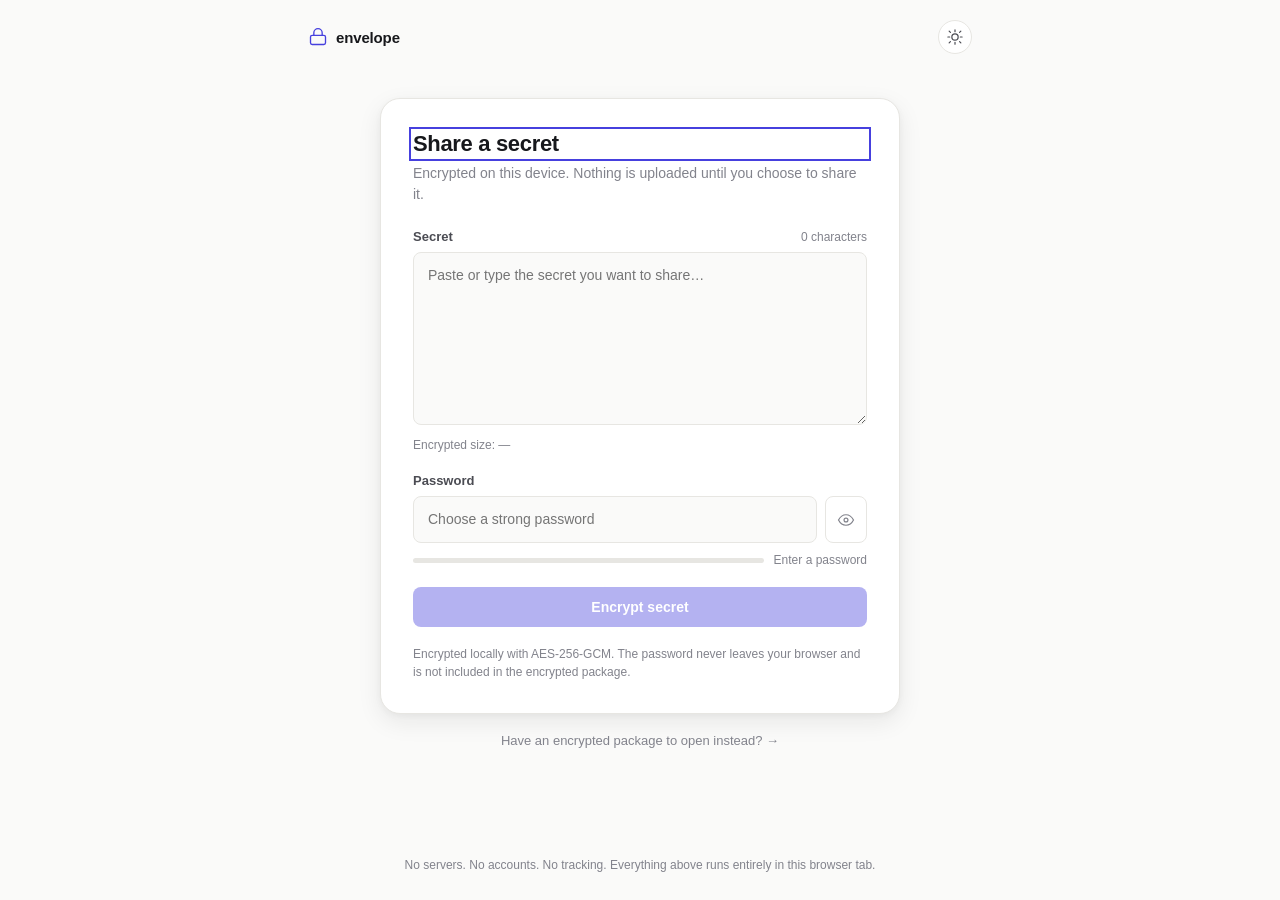
<file: parsel/index.html>
<!DOCTYPE html>
<html lang="en">
<head>
<meta charset="UTF-8">
<meta name="viewport" content="width=device-width, initial-scale=1.0">
<title>Envelope — Share a secret, privately</title>
<meta name="description" content="Encrypt a secret in your browser and share it. Nothing is uploaded, stored, or transmitted.">
<link rel="icon" href="data:,">
<link rel="stylesheet" href="parsel.css">
</head>
<body data-state="create" data-theme="auto">

  <div class="noise-guard" aria-hidden="true"></div>

  <header class="top-bar">
    <div class="wordmark">
      <span class="seal-icon" aria-hidden="true">
        <svg viewBox="0 0 24 24" width="20" height="20" fill="none" xmlns="http://www.w3.org/2000/svg">
          <rect x="3" y="10" width="18" height="11" rx="2" stroke="currentColor" stroke-width="1.6"/>
          <path d="M7 10V7a5 5 0 0 1 10 0v3" stroke="currentColor" stroke-width="1.6" stroke-linecap="round"/>
        </svg>
      </span>
      <span class="wordmark-text">envelope</span>
    </div>
    <button type="button" class="theme-toggle" id="themeToggle" aria-label="Toggle color theme">
      <svg class="icon-sun" viewBox="0 0 24 24" width="18" height="18" fill="none" xmlns="http://www.w3.org/2000/svg" aria-hidden="true">
        <circle cx="12" cy="12" r="4.2" stroke="currentColor" stroke-width="1.6"/>
        <path d="M12 2.5v2.4M12 19.1v2.4M4.2 4.2l1.7 1.7M18.1 18.1l1.7 1.7M2.5 12h2.4M19.1 12h2.4M4.2 19.8l1.7-1.7M18.1 5.9l1.7-1.7" stroke="currentColor" stroke-width="1.6" stroke-linecap="round"/>
      </svg>
      <svg class="icon-moon" viewBox="0 0 24 24" width="18" height="18" fill="none" xmlns="http://www.w3.org/2000/svg" aria-hidden="true">
        <path d="M20 14.5A8.5 8.5 0 1 1 9.5 4a7 7 0 0 0 10.5 10.5Z" stroke="currentColor" stroke-width="1.6" stroke-linejoin="round"/>
      </svg>
    </button>
  </header>

  <main class="stage" id="stage">

    <!-- ============ CREATE STATE ============ -->
    <section class="panel" data-panel="create" aria-labelledby="createHeading">
      <div class="card">
        <h1 id="createHeading" class="card-title">Share a secret</h1>
        <p class="card-subtitle">Encrypted on this device. Nothing is uploaded until you choose to share it.</p>

        <div class="field">
          <div class="field-head">
            <label for="secretInput">Secret</label>
            <span class="counter" id="charCounter">0 characters</span>
          </div>
          <textarea id="secretInput" placeholder="Paste or type the secret you want to share…" rows="7" spellcheck="false" autocomplete="off"></textarea>
          <div class="field-foot">
            <span id="sizeEstimate" class="hint">Encrypted size: —</span>
          </div>
        </div>

        <div class="field">
          <label for="passwordInput">Password</label>
          <div class="password-row">
            <input id="passwordInput" type="password" placeholder="Choose a strong password" autocomplete="new-password" aria-describedby="pwStrengthLabel">
            <button type="button" class="icon-btn" id="togglePassword" aria-label="Show password" aria-pressed="false">
              <svg class="icon-eye" viewBox="0 0 24 24" width="18" height="18" fill="none" xmlns="http://www.w3.org/2000/svg" aria-hidden="true">
                <path d="M2 12s3.6-7 10-7 10 7 10 7-3.6 7-10 7-10-7-10-7Z" stroke="currentColor" stroke-width="1.6"/>
                <circle cx="12" cy="12" r="2.6" stroke="currentColor" stroke-width="1.6"/>
              </svg>
              <svg class="icon-eye-off" viewBox="0 0 24 24" width="18" height="18" fill="none" xmlns="http://www.w3.org/2000/svg" aria-hidden="true">
                <path d="M3 3l18 18M10.6 10.7a2.6 2.6 0 0 0 3.7 3.6M6.2 6.4C3.7 8 2 12 2 12s3.6 7 10 7c1.7 0 3.2-.4 4.5-1.1M9.9 4.2A10.6 10.6 0 0 1 12 4c6.4 0 10 8 10 8a15 15 0 0 1-3 3.9" stroke="currentColor" stroke-width="1.6" stroke-linecap="round"/>
              </svg>
            </button>
          </div>
          <div class="strength-row" aria-hidden="false">
            <div class="strength-track">
              <div class="strength-fill" id="strengthFill"></div>
            </div>
            <span class="strength-label" id="pwStrengthLabel">Enter a password</span>
          </div>
        </div>

        <button type="button" class="btn btn-primary btn-block" id="encryptBtn" disabled>
          <span class="btn-label">Encrypt secret</span>
        </button>

        <p class="fine-print">
          Encrypted locally with AES-256-GCM. The password never leaves your browser and is not included in the encrypted package.
        </p>
      </div>

      <button type="button" class="link-affordance" id="goToLoad">Have an encrypted package to open instead? →</button>
    </section>

    <!-- ============ ENCRYPTING (transient overlay state, shown within create) ============ -->
    <div class="seal-overlay" id="sealOverlay" aria-hidden="true">
      <div class="seal-anim" aria-hidden="true">
        <svg viewBox="0 0 120 120" width="88" height="88">
          <circle cx="60" cy="60" r="40" class="seal-ring" fill="none" stroke-width="3"/>
          <path d="M40 58l14 14 26-30" class="seal-check" fill="none" stroke-width="5" stroke-linecap="round" stroke-linejoin="round"/>
        </svg>
      </div>
      <p class="seal-text">Encrypting…</p>
    </div>

    <!-- ============ SHARE STATE ============ -->
    <section class="panel" data-panel="share" aria-labelledby="shareHeading">
      <div class="card">
        <div class="status-row">
          <span class="status-dot" aria-hidden="true"></span>
          <h1 id="shareHeading" class="card-title">Ready to share</h1>
        </div>
        <p class="card-subtitle">Send the link and the password through <strong>different channels</strong> — for example, the link by email and the password by phone.</p>

        <div class="field">
          <label for="shareUrl">Share URL</label>
          <div class="copy-row">
            <input id="shareUrl" type="text" readonly>
            <button type="button" class="btn btn-secondary" id="copyUrlBtn">Copy</button>
          </div>
        </div>

        <div class="qr-wrap" id="qrWrap" hidden>
          <div class="qr-box" id="qrBox" role="img" aria-label="QR code of the share URL"></div>
          <span class="hint">Scan to open on another device</span>
        </div>
        <p class="hint qr-disabled-hint" id="qrDisabledHint" hidden>QR code skipped — the package is too large to encode as a scannable QR.</p>

        <div class="field">
          <div class="field-head">
            <label for="packageOutput">Encrypted package</label>
          </div>
          <textarea id="packageOutput" readonly rows="4" class="mono-area"></textarea>
        </div>

        <div class="btn-row">
          <button type="button" class="btn btn-secondary" id="copyPackageBtn">Copy package</button>
          <button type="button" class="btn btn-secondary" id="downloadPackageBtn">Download .secret file</button>
        </div>

        <button type="button" class="btn btn-ghost btn-block" id="createAnotherBtn">Create another secret</button>
      </div>
    </section>

    <!-- ============ LOAD STATE ============ -->
    <section class="panel" data-panel="load" aria-labelledby="loadHeading">
      <div class="card">
        <h1 id="loadHeading" class="card-title">Open a secret</h1>
        <p class="card-subtitle">Paste an encrypted package, drop a file, or open a link that already contains one.</p>

        <div class="dropzone" id="dropzone" tabindex="0" role="button" aria-label="Drop an encrypted file here, or press to choose a file">
          <svg viewBox="0 0 24 24" width="26" height="26" fill="none" xmlns="http://www.w3.org/2000/svg" aria-hidden="true">
            <path d="M12 15V4M12 4l-4 4M12 4l4 4" stroke="currentColor" stroke-width="1.6" stroke-linecap="round" stroke-linejoin="round"/>
            <path d="M4 15v3a2 2 0 0 0 2 2h12a2 2 0 0 0 2-2v-3" stroke="currentColor" stroke-width="1.6" stroke-linecap="round"/>
          </svg>
          <span>Drop a <code>.secret</code> or <code>.bin</code> file, or click to choose</span>
          <input type="file" id="fileInput" hidden accept=".secret,.bin,.txt">
        </div>

        <div class="divider"><span>or</span></div>

        <div class="field">
          <label for="pasteInput">Paste encrypted package</label>
          <textarea id="pasteInput" rows="4" class="mono-area" placeholder="v1...."></textarea>
        </div>

        <button type="button" class="btn btn-primary btn-block" id="continueLoadBtn" disabled>Continue</button>
      </div>
    </section>

    <!-- ============ PASSWORD PROMPT STATE ============ -->
    <section class="panel" data-panel="password" aria-labelledby="passwordHeading">
      <div class="card">
        <h1 id="passwordHeading" class="card-title">Enter password</h1>
        <p class="card-subtitle">This package is encrypted. Enter the password to reveal its contents.</p>

        <div class="field">
          <label for="decryptPasswordInput">Password</label>
          <div class="password-row">
            <input id="decryptPasswordInput" type="password" placeholder="Password" autocomplete="off">
            <button type="button" class="icon-btn" id="toggleDecryptPassword" aria-label="Show password" aria-pressed="false">
              <svg class="icon-eye" viewBox="0 0 24 24" width="18" height="18" fill="none" xmlns="http://www.w3.org/2000/svg" aria-hidden="true">
                <path d="M2 12s3.6-7 10-7 10 7 10 7-3.6 7-10 7-10-7-10-7Z" stroke="currentColor" stroke-width="1.6"/>
                <circle cx="12" cy="12" r="2.6" stroke="currentColor" stroke-width="1.6"/>
              </svg>
              <svg class="icon-eye-off" viewBox="0 0 24 24" width="18" height="18" fill="none" xmlns="http://www.w3.org/2000/svg" aria-hidden="true">
                <path d="M3 3l18 18M10.6 10.7a2.6 2.6 0 0 0 3.7 3.6M6.2 6.4C3.7 8 2 12 2 12s3.6 7 10 7c1.7 0 3.2-.4 4.5-1.1M9.9 4.2A10.6 10.6 0 0 1 12 4c6.4 0 10 8 10 8a15 15 0 0 1-3 3.9" stroke="currentColor" stroke-width="1.6" stroke-linecap="round"/>
              </svg>
            </button>
          </div>
        </div>

        <button type="button" class="btn btn-primary btn-block" id="decryptBtn">Decrypt</button>
        <button type="button" class="link-affordance" id="backFromPassword">← Start over</button>
      </div>
    </section>

    <!-- ============ REVEAL STATE ============ -->
    <section class="panel" data-panel="reveal" aria-labelledby="revealHeading">
      <div class="card">
        <div class="status-row">
          <span class="status-dot success" aria-hidden="true"></span>
          <h1 id="revealHeading" class="card-title">Decrypted</h1>
        </div>
        <p class="card-subtitle">This secret exists only in your browser's memory right now.</p>

        <pre class="reveal-box" id="revealOutput" tabindex="0"></pre>

        <div class="btn-row">
          <button type="button" class="btn btn-secondary" id="copySecretBtn">Copy</button>
          <button type="button" class="btn btn-secondary" id="downloadSecretBtn">Download</button>
          <button type="button" class="btn btn-secondary" id="hideSecretBtn">Hide</button>
        </div>
        <button type="button" class="btn btn-ghost btn-block" id="clearSecretBtn">Clear from memory</button>
      </div>
    </section>

    <!-- ============ ERROR STATE ============ -->
    <section class="panel" data-panel="error" aria-labelledby="errorHeading">
      <div class="card">
        <div class="status-row">
          <span class="status-dot danger" aria-hidden="true"></span>
          <h1 id="errorHeading" class="card-title">Something went wrong</h1>
        </div>
        <p class="card-subtitle" id="errorMessage">Unknown error.</p>
        <button type="button" class="btn btn-primary btn-block" id="errorBackBtn">Start over</button>
      </div>
    </section>

  </main>

  <footer class="foot-note">
    <p>No servers. No accounts. No tracking. Everything above runs entirely in this browser tab.</p>
  </footer>

  <div class="sr-only" aria-live="polite" id="liveRegion"></div>

  <script src="parsel.js"></script>
</body>
</html>
</file>
<file: parsel/parsel.css>
/* ==========================================================================
   Envelope — Stylesheet
   Design language: quiet, precise, "sealed" — inspired by the restraint of
   Linear/Raycast/Vercel-style tools. One signature motif: a wax-seal style
   ring-and-checkmark animation plays at the moment a secret is sealed.
   ========================================================================== */

/* ---------- Design tokens ---------- */
:root {
  --bg: #FAFAF9;
  --surface: #FFFFFF;
  --surface-raised: #FFFFFF;
  --border: #E7E6E2;
  --border-strong: #D8D6D1;
  --ink: #17181C;
  --ink-soft: #4B4C53;
  --muted: #82838C;
  --accent: #4640DE;
  --accent-ink: #FFFFFF;
  --accent-soft: #EDECFC;
  --success: #1B9A6C;
  --success-soft: #E4F5EE;
  --danger: #C6403A;
  --danger-soft: #FAEAE8;
  --shadow-sm: 0 1px 2px rgba(23, 24, 28, 0.04), 0 1px 1px rgba(23,24,28,0.03);
  --shadow-md: 0 8px 24px rgba(23, 24, 28, 0.08), 0 2px 6px rgba(23,24,28,0.04);
  --radius-sm: 8px;
  --radius-md: 14px;
  --radius-lg: 20px;
  --font-display: -apple-system, BlinkMacSystemFont, "Segoe UI", Inter, Roboto, "Helvetica Neue", Arial, sans-serif;
  --font-body: -apple-system, BlinkMacSystemFont, "Segoe UI", Inter, Roboto, "Helvetica Neue", Arial, sans-serif;
  --font-mono: ui-monospace, SFMono-Regular, "SF Mono", Menlo, Consolas, "Liberation Mono", monospace;
  --ease: cubic-bezier(0.2, 0.7, 0.2, 1);
}

@media (prefers-color-scheme: dark) {
  :root {
    --bg: #0B0B0D;
    --surface: #17181C;
    --surface-raised: #1D1E23;
    --border: #2A2B31;
    --border-strong: #35363D;
    --ink: #F3F3F4;
    --ink-soft: #C7C8CE;
    --muted: #8B8C95;
    --accent: #8B87FF;
    --accent-ink: #0B0B0D;
    --accent-soft: #211F3B;
    --success: #4CC393;
    --success-soft: #123527;
    --danger: #E5675F;
    --danger-soft: #3A1917;
    --shadow-sm: 0 1px 2px rgba(0,0,0,0.3);
    --shadow-md: 0 12px 32px rgba(0,0,0,0.45), 0 2px 8px rgba(0,0,0,0.3);
  }
}

body[data-theme="light"] {
  --bg: #FAFAF9; --surface: #FFFFFF; --surface-raised: #FFFFFF; --border: #E7E6E2;
  --border-strong: #D8D6D1; --ink: #17181C; --ink-soft: #4B4C53; --muted: #82838C;
  --accent: #4640DE; --accent-ink: #FFFFFF; --accent-soft: #EDECFC;
  --success: #1B9A6C; --success-soft: #E4F5EE; --danger: #C6403A; --danger-soft: #FAEAE8;
  --shadow-sm: 0 1px 2px rgba(23,24,28,0.04); --shadow-md: 0 8px 24px rgba(23,24,28,0.08), 0 2px 6px rgba(23,24,28,0.04);
}
body[data-theme="dark"] {
  --bg: #0B0B0D; --surface: #17181C; --surface-raised: #1D1E23; --border: #2A2B31;
  --border-strong: #35363D; --ink: #F3F3F4; --ink-soft: #C7C8CE; --muted: #8B8C95;
  --accent: #8B87FF; --accent-ink: #0B0B0D; --accent-soft: #211F3B;
  --success: #4CC393; --success-soft: #123527; --danger: #E5675F; --danger-soft: #3A1917;
  --shadow-sm: 0 1px 2px rgba(0,0,0,0.3); --shadow-md: 0 12px 32px rgba(0,0,0,0.45), 0 2px 8px rgba(0,0,0,0.3);
}

/* ---------- Reset ---------- */
* { box-sizing: border-box; }
html, body { height: 100%; }
body {
  margin: 0;
  background: var(--bg);
  color: var(--ink);
  font-family: var(--font-body);
  -webkit-font-smoothing: antialiased;
  transition: background-color 0.3s var(--ease), color 0.3s var(--ease);
  display: flex;
  flex-direction: column;
  min-height: 100vh;
}
h1, p, textarea, input, button { font-family: inherit; }
button { cursor: pointer; }
.sr-only {
  position: absolute; width: 1px; height: 1px; padding: 0; margin: -1px;
  overflow: hidden; clip: rect(0,0,0,0); white-space: nowrap; border: 0;
}

/* ---------- Top bar ---------- */
.top-bar {
  display: flex;
  align-items: center;
  justify-content: space-between;
  padding: 20px 28px;
  max-width: 720px;
  width: 100%;
  margin: 0 auto;
}
.wordmark {
  display: flex;
  align-items: center;
  gap: 8px;
  color: var(--ink);
}
.seal-icon { color: var(--accent); display: flex; }
.wordmark-text {
  font-weight: 600;
  font-size: 15px;
  letter-spacing: -0.01em;
}
.theme-toggle {
  width: 34px; height: 34px;
  display: flex; align-items: center; justify-content: center;
  border-radius: 999px;
  border: 1px solid var(--border);
  background: var(--surface);
  color: var(--ink-soft);
  transition: border-color 0.2s var(--ease), color 0.2s var(--ease);
}
.theme-toggle:hover { border-color: var(--border-strong); color: var(--ink); }
.theme-toggle .icon-moon { display: none; }
body[data-theme="dark"] .theme-toggle .icon-sun { display: none; }
body[data-theme="dark"] .theme-toggle .icon-moon { display: flex; }
@media (prefers-color-scheme: dark) {
  body:not([data-theme="light"]) .theme-toggle .icon-sun { display: none; }
  body:not([data-theme="light"]) .theme-toggle .icon-moon { display: flex; }
}
body[data-theme="light"] .theme-toggle .icon-sun { display: flex; }
body[data-theme="light"] .theme-toggle .icon-moon { display: none; }

/* ---------- Stage / panels ---------- */
.stage {
  flex: 1;
  display: flex;
  align-items: flex-start;
  justify-content: center;
  padding: 24px 20px 60px;
  position: relative;
}
.panel {
  width: 100%;
  max-width: 520px;
  display: none;
  flex-direction: column;
  align-items: center;
  animation: panel-in 0.32s var(--ease);
}
.panel[data-active="true"] { display: flex; }
@keyframes panel-in {
  from { opacity: 0; transform: translateY(6px); }
  to { opacity: 1; transform: translateY(0); }
}

.card {
  width: 100%;
  background: var(--surface);
  border: 1px solid var(--border);
  border-radius: var(--radius-lg);
  box-shadow: var(--shadow-md);
  padding: 32px;
}

.card-title {
  font-size: 22px;
  font-weight: 650;
  letter-spacing: -0.015em;
  margin: 0 0 6px;
}
.card-subtitle {
  color: var(--muted);
  font-size: 14px;
  line-height: 1.5;
  margin: 0 0 24px;
}
.status-row { display: flex; align-items: center; gap: 10px; margin-bottom: 6px; }
.status-dot {
  width: 9px; height: 9px; border-radius: 50%;
  background: var(--accent);
  box-shadow: 0 0 0 4px var(--accent-soft);
  flex: none;
}
.status-dot.success { background: var(--success); box-shadow: 0 0 0 4px var(--success-soft); }
.status-dot.danger { background: var(--danger); box-shadow: 0 0 0 4px var(--danger-soft); }

/* ---------- Fields ---------- */
.field { margin-bottom: 20px; }
.field label {
  display: block;
  font-size: 13px;
  font-weight: 600;
  color: var(--ink-soft);
  margin-bottom: 8px;
}
.field-head { display: flex; align-items: baseline; justify-content: space-between; margin-bottom: 8px; }
.field-head label { margin-bottom: 0; }
.counter, .hint { font-size: 12px; color: var(--muted); }
.field-foot { margin-top: 6px; }

textarea, input[type="text"], input[type="password"] {
  width: 100%;
  background: var(--bg);
  border: 1px solid var(--border);
  border-radius: var(--radius-sm);
  color: var(--ink);
  padding: 12px 14px;
  font-size: 14px;
  line-height: 1.5;
  resize: vertical;
  transition: border-color 0.15s var(--ease), box-shadow 0.15s var(--ease);
}
textarea:focus, input:focus {
  outline: none;
  border-color: var(--accent);
  box-shadow: 0 0 0 3px var(--accent-soft);
}
.mono-area { font-family: var(--font-mono); font-size: 12.5px; word-break: break-all; }

.password-row { display: flex; gap: 8px; }
.password-row input { flex: 1; min-width: 0; }
.icon-btn {
  width: 42px; flex: none;
  display: flex; align-items: center; justify-content: center;
  border: 1px solid var(--border);
  border-radius: var(--radius-sm);
  background: var(--surface);
  color: var(--muted);
  transition: color 0.15s var(--ease), border-color 0.15s var(--ease);
}
.icon-btn:hover { color: var(--ink); border-color: var(--border-strong); }
.icon-btn .icon-eye-off { display: none; }
.icon-btn[aria-pressed="true"] .icon-eye { display: none; }
.icon-btn[aria-pressed="true"] .icon-eye-off { display: block; }

.strength-row { display: flex; align-items: center; gap: 10px; margin-top: 10px; }
.strength-track {
  flex: 1; height: 5px; border-radius: 999px;
  background: var(--border);
  overflow: hidden;
}
.strength-fill {
  height: 100%; width: 0%;
  background: var(--danger);
  border-radius: 999px;
  transition: width 0.25s var(--ease), background-color 0.25s var(--ease);
}
.strength-label { font-size: 12px; color: var(--muted); white-space: nowrap; }

/* ---------- Buttons ---------- */
.btn {
  border: 1px solid transparent;
  border-radius: var(--radius-sm);
  font-size: 14px;
  font-weight: 600;
  padding: 11px 18px;
  transition: transform 0.1s var(--ease), background-color 0.15s var(--ease), border-color 0.15s var(--ease), opacity 0.15s var(--ease);
}
.btn:active { transform: scale(0.98); }
.btn-block { width: 100%; }
.btn-primary {
  background: var(--accent);
  color: var(--accent-ink);
}
.btn-primary:hover { opacity: 0.92; }
.btn-primary:disabled { opacity: 0.4; cursor: not-allowed; }
.btn-secondary {
  background: var(--surface);
  color: var(--ink);
  border-color: var(--border);
}
.btn-secondary:hover { border-color: var(--border-strong); }
.btn-ghost {
  background: transparent;
  color: var(--muted);
  margin-top: 10px;
}
.btn-ghost:hover { color: var(--ink); }
.btn-row { display: flex; gap: 10px; margin-bottom: 8px; }
.btn-row .btn { flex: 1; }

.link-affordance {
  background: none;
  border: none;
  color: var(--muted);
  font-size: 13px;
  margin-top: 18px;
  transition: color 0.15s var(--ease);
}
.link-affordance:hover { color: var(--accent); }

.fine-print {
  font-size: 12px;
  color: var(--muted);
  line-height: 1.5;
  margin: 18px 0 0;
}

/* ---------- Seal overlay (signature animation) ---------- */
.seal-overlay {
  position: fixed;
  inset: 0;
  display: none;
  align-items: center;
  justify-content: center;
  flex-direction: column;
  gap: 16px;
  background: color-mix(in srgb, var(--bg) 85%, transparent);
  backdrop-filter: blur(6px);
  z-index: 50;
}
.seal-overlay[data-active="true"] { display: flex; }
.seal-anim svg { color: var(--accent); }
.seal-ring {
  stroke: var(--border-strong);
  stroke-dasharray: 251;
  stroke-dashoffset: 251;
  transform-origin: center;
  animation: seal-draw 0.7s var(--ease) forwards;
}
.seal-check {
  stroke: var(--accent);
  stroke-dasharray: 60;
  stroke-dashoffset: 60;
  animation: seal-check 0.4s var(--ease) 0.55s forwards;
}
@keyframes seal-draw { to { stroke-dashoffset: 0; stroke: var(--accent); } }
@keyframes seal-check { to { stroke-dashoffset: 0; } }
.seal-text { color: var(--ink-soft); font-size: 14px; font-weight: 500; }

/* ---------- QR ---------- */
.qr-wrap {
  display: flex;
  flex-direction: column;
  align-items: center;
  gap: 8px;
  margin-bottom: 20px;
  padding: 20px;
  background: var(--bg);
  border: 1px solid var(--border);
  border-radius: var(--radius-md);
}
.qr-box { line-height: 0; background: #fff; padding: 10px; border-radius: 8px; }
.qr-box svg { display: block; }
.qr-disabled-hint { text-align: center; margin-bottom: 20px; }
.copy-row { display: flex; gap: 8px; }
.copy-row input { flex: 1; min-width: 0; }
.copy-row .btn { flex: none; }

/* ---------- Load / dropzone ---------- */
.dropzone {
  display: flex;
  flex-direction: column;
  align-items: center;
  gap: 10px;
  padding: 32px 16px;
  border: 1.5px dashed var(--border-strong);
  border-radius: var(--radius-md);
  color: var(--muted);
  font-size: 13px;
  text-align: center;
  transition: border-color 0.15s var(--ease), background-color 0.15s var(--ease), color 0.15s var(--ease);
}
.dropzone:hover, .dropzone:focus-visible, .dropzone[data-drag="true"] {
  border-color: var(--accent);
  color: var(--ink);
  background: var(--accent-soft);
  outline: none;
}
.dropzone code {
  font-family: var(--font-mono);
  background: var(--surface);
  padding: 1px 5px;
  border-radius: 4px;
  border: 1px solid var(--border);
}
.divider {
  display: flex;
  align-items: center;
  gap: 12px;
  color: var(--muted);
  font-size: 12px;
  margin: 20px 0;
}
.divider::before, .divider::after {
  content: "";
  flex: 1;
  height: 1px;
  background: var(--border);
}

/* ---------- Reveal ---------- */
.reveal-box {
  background: var(--bg);
  border: 1px solid var(--border);
  border-radius: var(--radius-md);
  padding: 16px;
  font-family: var(--font-mono);
  font-size: 13.5px;
  line-height: 1.6;
  white-space: pre-wrap;
  word-break: break-word;
  max-height: 320px;
  overflow: auto;
  margin-bottom: 16px;
}
.reveal-box:focus-visible { outline: 2px solid var(--accent); outline-offset: 2px; }

/* ---------- Footer ---------- */
.foot-note {
  text-align: center;
  padding: 18px 20px 28px;
  color: var(--muted);
  font-size: 12px;
}
.foot-note p { margin: 0; }

/* ---------- Focus visibility (a11y) ---------- */
a:focus-visible, button:focus-visible, input:focus-visible, textarea:focus-visible, [tabindex]:focus-visible {
  outline: 2px solid var(--accent);
  outline-offset: 2px;
}

/* ---------- Responsive ---------- */
@media (max-width: 480px) {
  .card { padding: 24px 20px; border-radius: var(--radius-md); }
  .top-bar { padding: 16px 18px; }
  .btn-row { flex-direction: column; }
}

/* ---------- Reduced motion ---------- */
@media (prefers-reduced-motion: reduce) {
  *, *::before, *::after { animation-duration: 0.001ms !important; transition-duration: 0.001ms !important; }
}
</file>
